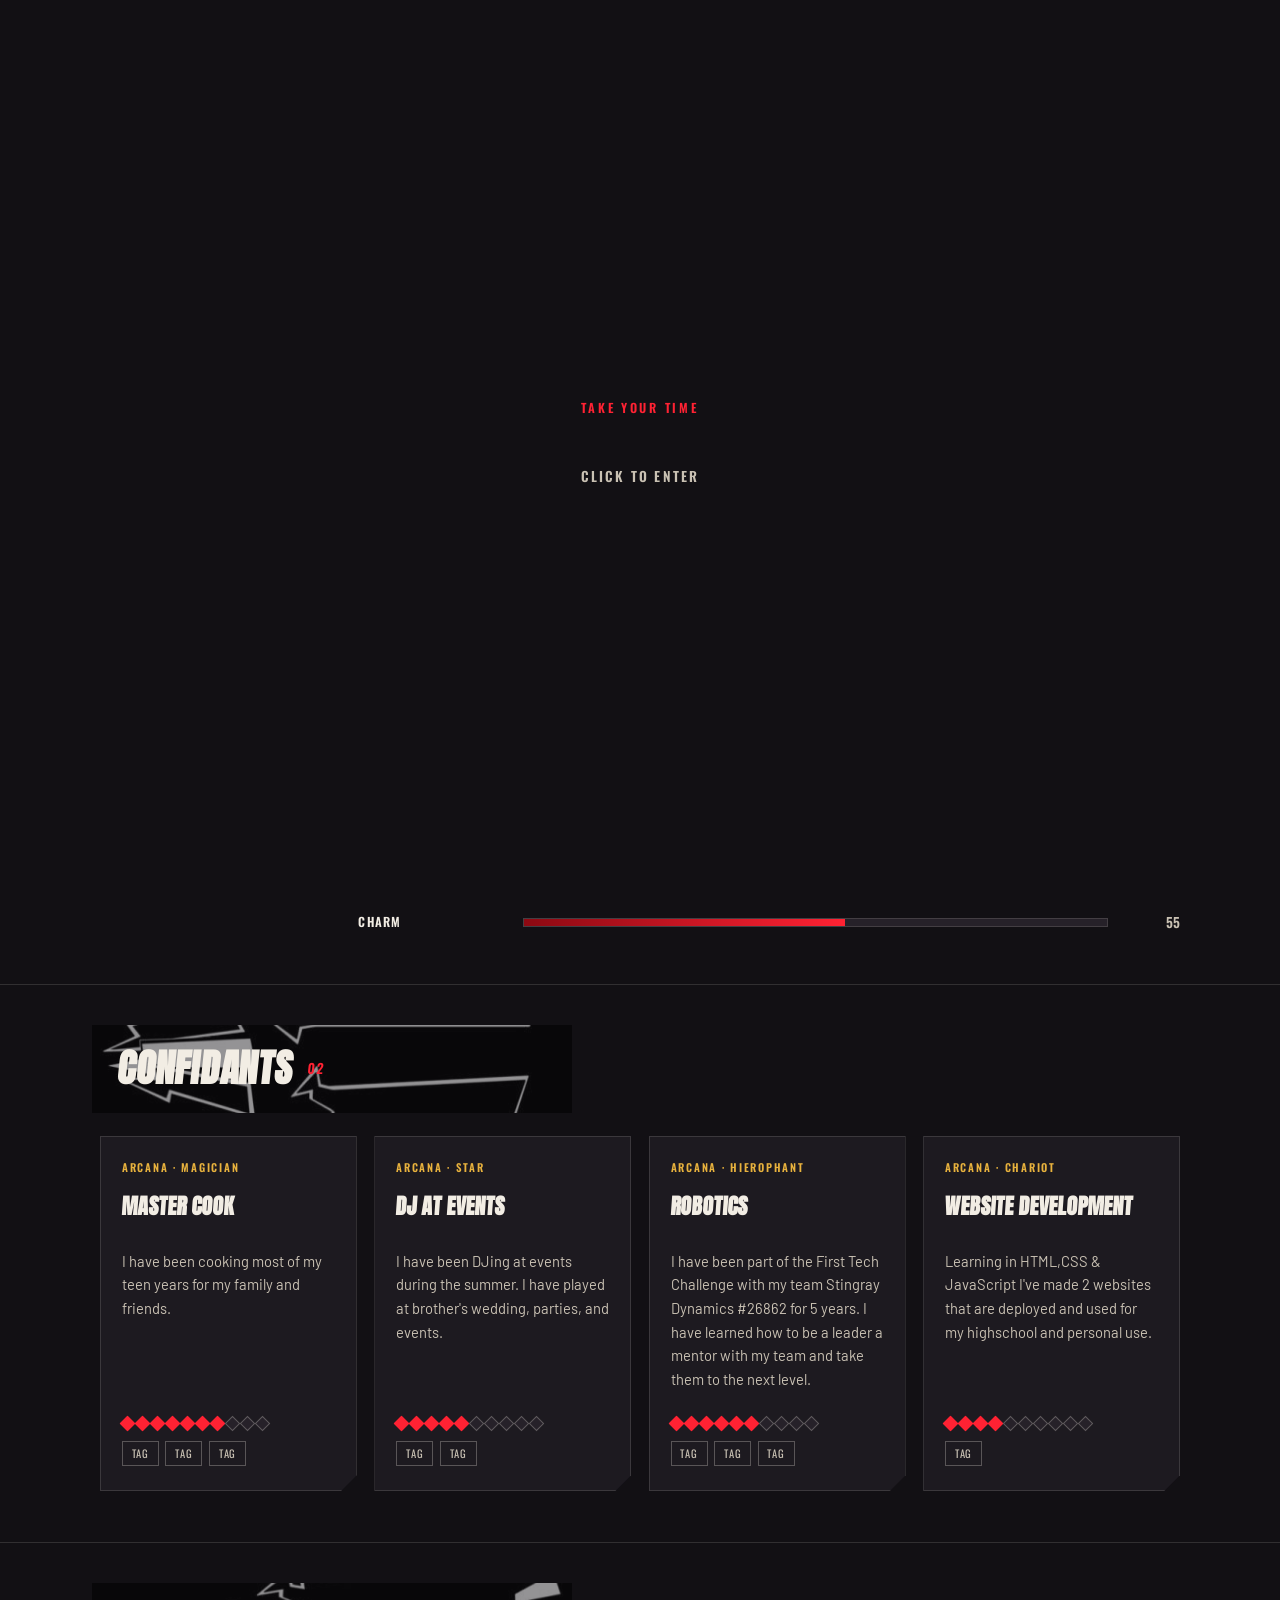
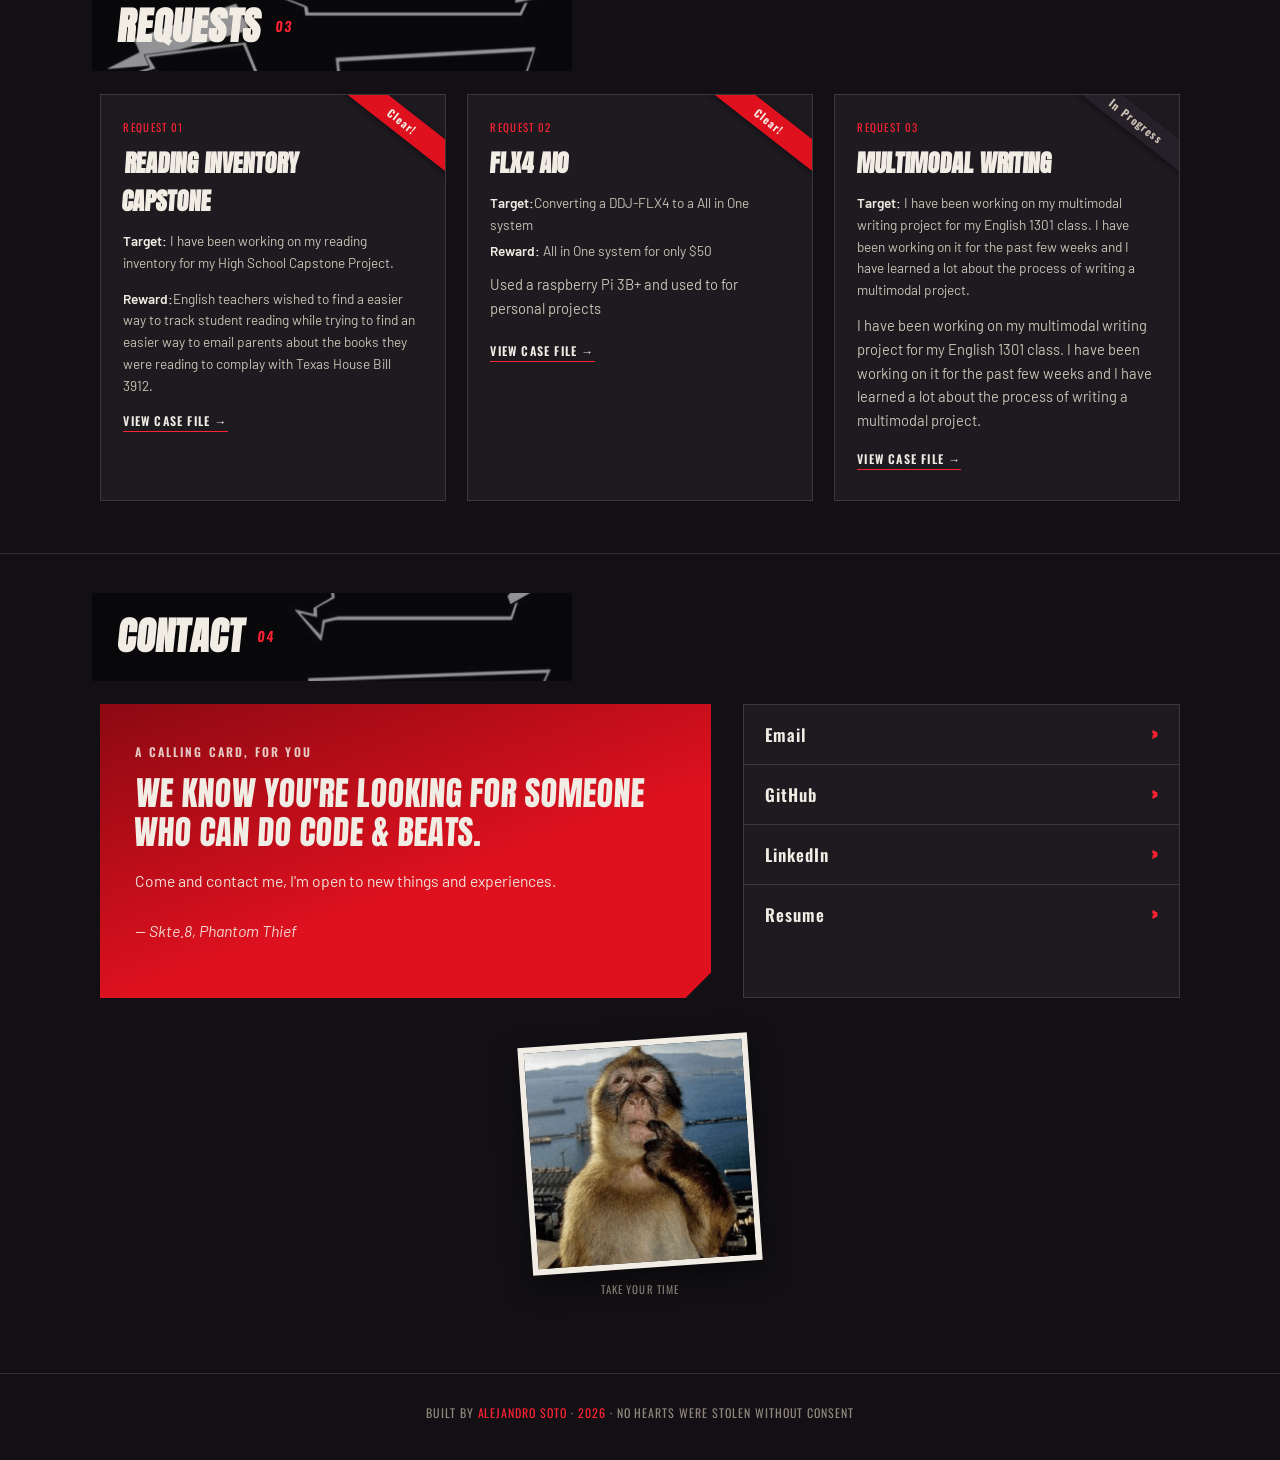
<file: index.html>
<!DOCTYPE html>
<html lang="en">
<head>
<meta charset="UTF-8">
<meta name="viewport" content="width=device-width, initial-scale=1.0">
<title> Alejandro Soto — Phantom Thief Dossier</title>
<link rel="preconnect" href="https://fonts.googleapis.com">
<link href="https://fonts.googleapis.com/css2?family=Anton&family=Oswald:wght@400;500;600;700&family=Barlow:ital,wght@0,400;0,500;0,600;1,500&display=swap" rel="stylesheet">
<link rel="stylesheet" href="css/style.css">
</head>
<body>

<div class="intro-screen" id="intro-screen" role="button" tabindex="0" aria-label="Click to enter site and start music">
  <p class="intro-eyebrow">Take your Time</p>
  <h1 class="intro-title"></h1>
  <p class="intro-prompt">Click to Enter</p>
</div>

<audio id="bg-music" src="assets/audio/Background.mp3" loop preload="auto"></audio>

<div class="app">
  <div class="bg-texture" aria-hidden="true"></div>
  <div class="bg-vignette" aria-hidden="true"></div>

  <header class="hud">
    <div class="hud-left">UTRGV Projects Page · <b id="hud-date">—</b></div>
    <nav class="hud-nav" id="hud-nav">
      <a href="#profile">Profile</a>
      <a href="#confidants">Confidants</a>
      <a href="#requests">Requests</a>
      <a href="#contact">Contact</a>
    </nav>
    <button class="hud-mute" id="hud-mute" aria-label="Mute music" aria-pressed="false">♪</button>
    <button class="hud-toggle" id="hud-toggle" aria-label="Open menu" aria-expanded="false">MENU</button>
  </header>

  <main>
    <section class="hero" id="top">
      <p class="eyebrow">Arcana: Fool — the journey begins</p>
      <h1 class="hero-name">Alex Soto</h1>
      <p class="hero-role">Computer Engineering Student</p>
      <p class="hero-line">I am a computer engineering student at the University of Texas Rio Grande Valley. I am interested in software development and machine learning.</p>
      <div class="hero-actions">
        <a class="btn btn-primary" href="#requests">View Projects</a>
        <a class="btn btn-ghost" href="#contact">Send a Calling Card</a>
      </div>
    </section>

    <section class="panel" id="profile">
      <div class="panel-inner">
        <div class="panel-head">
          <img class="banner" src="assets/img/banner.jpg" alt="" style="object-position:center 15%;">
          <h2>Profile</h2><span class="idx">01</span>
        </div>
        <div class="profile-grid">
          <div class="portrait-frame">
            <svg class="mask-icon" viewBox="0 0 100 70" fill="none" xmlns="http://www.w3.org/2000/svg">
              <path d="M2 30 C2 14 22 6 50 6 C78 6 98 14 98 30 C98 46 80 58 62 52 C56 50 52 44 50 44 C48 44 44 50 38 52 C20 58 2 46 2 30 Z" stroke="#f2ede4" stroke-width="2.5"/>
              <circle cx="27" cy="28" r="7" stroke="#f2ede4" stroke-width="2.5"/>
              <circle cx="73" cy="28" r="7" stroke="#f2ede4" stroke-width="2.5"/>
            </svg>
            <p class="cap">No photo on file<br>— add your own —</p>
          </div>
          <div class="profile-body">
            <p class="bio"> For my project for English 1301 MutiModal Writing, I decided to create a website that would allow me to showcase my projects and skills.</p>
            <div class="stats">
              <div class="stat-row"><span class="stat-name">Knowledge</span><span class="stat-track"><span class="stat-fill" style="--val:78%"></span></span><span class="stat-num">78</span></div>
              <div class="stat-row"><span class="stat-name">Guts</span><span class="stat-track"><span class="stat-fill" style="--val:64%"></span></span><span class="stat-num">64</span></div>
              <div class="stat-row"><span class="stat-name">Proficiency</span><span class="stat-track"><span class="stat-fill" style="--val:88%"></span></span><span class="stat-num">88</span></div>
              <div class="stat-row"><span class="stat-name">Kindness</span><span class="stat-track"><span class="stat-fill" style="--val:70%"></span></span><span class="stat-num">70</span></div>
              <div class="stat-row"><span class="stat-name">Charm</span><span class="stat-track"><span class="stat-fill" style="--val:55%"></span></span><span class="stat-num">55</span></div>
            </div>
          </div>
        </div>
      </div>
    </section>

    <section class="panel" id="confidants">
      <div class="panel-inner">
        <div class="panel-head">
          <img class="banner" src="assets/img/banner.jpg" alt="" style="object-position:center 55%;">
          <h2>Confidants</h2><span class="idx">02</span>
        </div>
        <div class="confidant-grid">
          <article class="confidant-card">
            <span class="confidant-arcana">Arcana · Magician</span>
            <h3 class="confidant-title">Master Cook</h3>
            <p class="confidant-desc">I have been cooking most of my teen years for my family and friends. </p>
            <div class="pips"><span class="pip on"></span><span class="pip on"></span><span class="pip on"></span><span class="pip on"></span><span class="pip on"></span><span class="pip on"></span><span class="pip on"></span><span class="pip"></span><span class="pip"></span><span class="pip"></span></div>
            <div class="tags"><span class="tag">Tag</span><span class="tag">Tag</span><span class="tag">Tag</span></div>
          </article>
          <article class="confidant-card">
            <span class="confidant-arcana">Arcana · Star</span>
            <h3 class="confidant-title">DJ at Events</h3>
            <p class="confidant-desc">I have been DJing at events during the summer. I have played at brother's wedding, parties, and events.</p>
            <div class="pips"><span class="pip on"></span><span class="pip on"></span><span class="pip on"></span><span class="pip on"></span><span class="pip on"></span><span class="pip"></span><span class="pip"></span><span class="pip"></span><span class="pip"></span><span class="pip"></span></div>
            <div class="tags"><span class="tag">Tag</span><span class="tag">Tag</span></div>
          </article>
          <article class="confidant-card">
            <span class="confidant-arcana">Arcana · Hierophant</span>
            <h3 class="confidant-title">Robotics</h3>
            <p class="confidant-desc">I have been part of the First Tech Challenge with my team Stingray Dynamics #26862 for 5 years. I have learned how to be a leader a mentor with my team and take them to the next level.</p>
            <div class="pips"><span class="pip on"></span><span class="pip on"></span><span class="pip on"></span><span class="pip on"></span><span class="pip on"></span><span class="pip on"></span><span class="pip"></span><span class="pip"></span><span class="pip"></span><span class="pip"></span></div>
            <div class="tags"><span class="tag">Tag</span><span class="tag">Tag</span><span class="tag">Tag</span></div>
          </article>
          <article class="confidant-card">
            <span class="confidant-arcana">Arcana · Chariot</span>
            <h3 class="confidant-title">Website development</h3>
            <p class="confidant-desc">Learning in HTML,CSS & JavaScript I've made 2 websites that are deployed and used
              for my highschool and personal use. 
            </p>
            <div class="pips"><span class="pip on"></span><span class="pip on"></span><span class="pip on"></span><span class="pip on"></span><span class="pip"></span><span class="pip"></span><span class="pip"></span><span class="pip"></span><span class="pip"></span><span class="pip"></span></div>
            <div class="tags"><span class="tag">Tag</span></div>
          </article>
        </div>
      </div>
    </section>

    <section class="panel" id="requests">
      <div class="panel-inner">
        <div class="panel-head">
          <img class="banner" src="assets/img/banner.jpg" alt="" style="object-position:center 80%;">
          <h2>Requests</h2><span class="idx">03</span>
        </div>
        <div class="request-board">
          <article class="request-card">
            <span class="request-stamp">Clear!</span>
            <div class="request-meta">Request 01</div>
            <h3 class="request-title">Reading Inventory Capstone</h3>
            <div class="request-row"><b>Target:</b> I have been working on my reading inventory for my High School Capstone Project.</p>
            <div class="request-row"><b>Reward:</b>English teachers wished to find a easier way to track student reading while trying to find an easier way to email parents about the books they were reading to complay with Texas House Bill 3912.</p>
            <a class="request-link" href="https://rwdled.github.io/Reading_Inventory_V2/">View case file →</a>
          </article>
          <article class="request-card">
            <span class="request-stamp">Clear!</span>
            <div class="request-meta">Request 02</div>
            <h3 class="request-title">FLX4 AIO </h3>
            <div class="request-row"><b>Target:</b>Converting a DDJ-FLX4 to a All in One system</div>
            <div class="request-row"><b>Reward:</b> All in One system for only $50</div>
            <p class="request-desc">Used a raspberry Pi 3B+ and used to for personal projects</p>
            <a class="request-link" href="#">View case file →</a>
          </article>
          <article class="request-card">
            <span class="request-stamp" style="background:var(--panel-raised);color:var(--paper-dim);">In Progress</span>
            <div class="request-meta">Request 03</div>
            <h3 class="request-title">Multimodal Writing</h3>
            <div class="request-row"><b>Target:</b> I have been working on my multimodal writing project for my English 1301 class. I have been working on it for the past few weeks and I have learned a lot about the process of writing a multimodal project.</p>
            <p class="request-desc">I have been working on my multimodal writing project for my English 1301 class. I have been working on it for the past few weeks and I have learned a lot about the process of writing a multimodal project.</p>
            <a class="request-link" href="case-files/multimodal-writing.html">View case file →</a>
          </article>
        </div>
      </div>
    </section>

    <section class="panel contact" id="contact">
      <div class="panel-inner">
        <div class="panel-head">
          <img class="banner" src="assets/img/banner.jpg" alt="" style="object-position:center 35%;">
          <h2>Contact</h2><span class="idx">04</span>
        </div>
        <div class="card-wrap">
          <div class="calling-card">
            <div class="calling-kicker">A calling card, for you</div>
            <div class="calling-headline">We know you're looking for someone who can do code & beats.</div>
            <p class="calling-body">Come and contact me, I'm open to new things and experiences.</p>
            <p class="calling-sign">— Skte.8, Phantom Thief</p>
          </div>
          <div class="link-panel">
            <a class="link-row" href="mailto:you@example.com"><span>Email</span><span class="arrow">›</span></a>
            <a class="link-row" href="#"><span>GitHub</span><span class="arrow">›</span></a>
            <a class="link-row" href="#"><span>LinkedIn</span><span class="arrow">›</span></a>
            <a class="link-row" href="#"><span>Resume</span><span class="arrow">›</span></a>
          </div>
        </div>
        <div class="sticker-wrap">
          <img class="sticker-sheet" src="assets/img/tenor.gif" alt="Persona 5 style sticker sheet, decorative">
        </div>
        <p class="sticker-note">Take your time</p>
      </div>
    </section>
  </main>

  <footer class="site-footer">Built by <span>Alejandro Soto</span> · <span id="hud-year"></span> · No hearts were stolen without consent</footer>
</div>

<script src="js/main.js" defer></script>
</body>
</html>
</file>
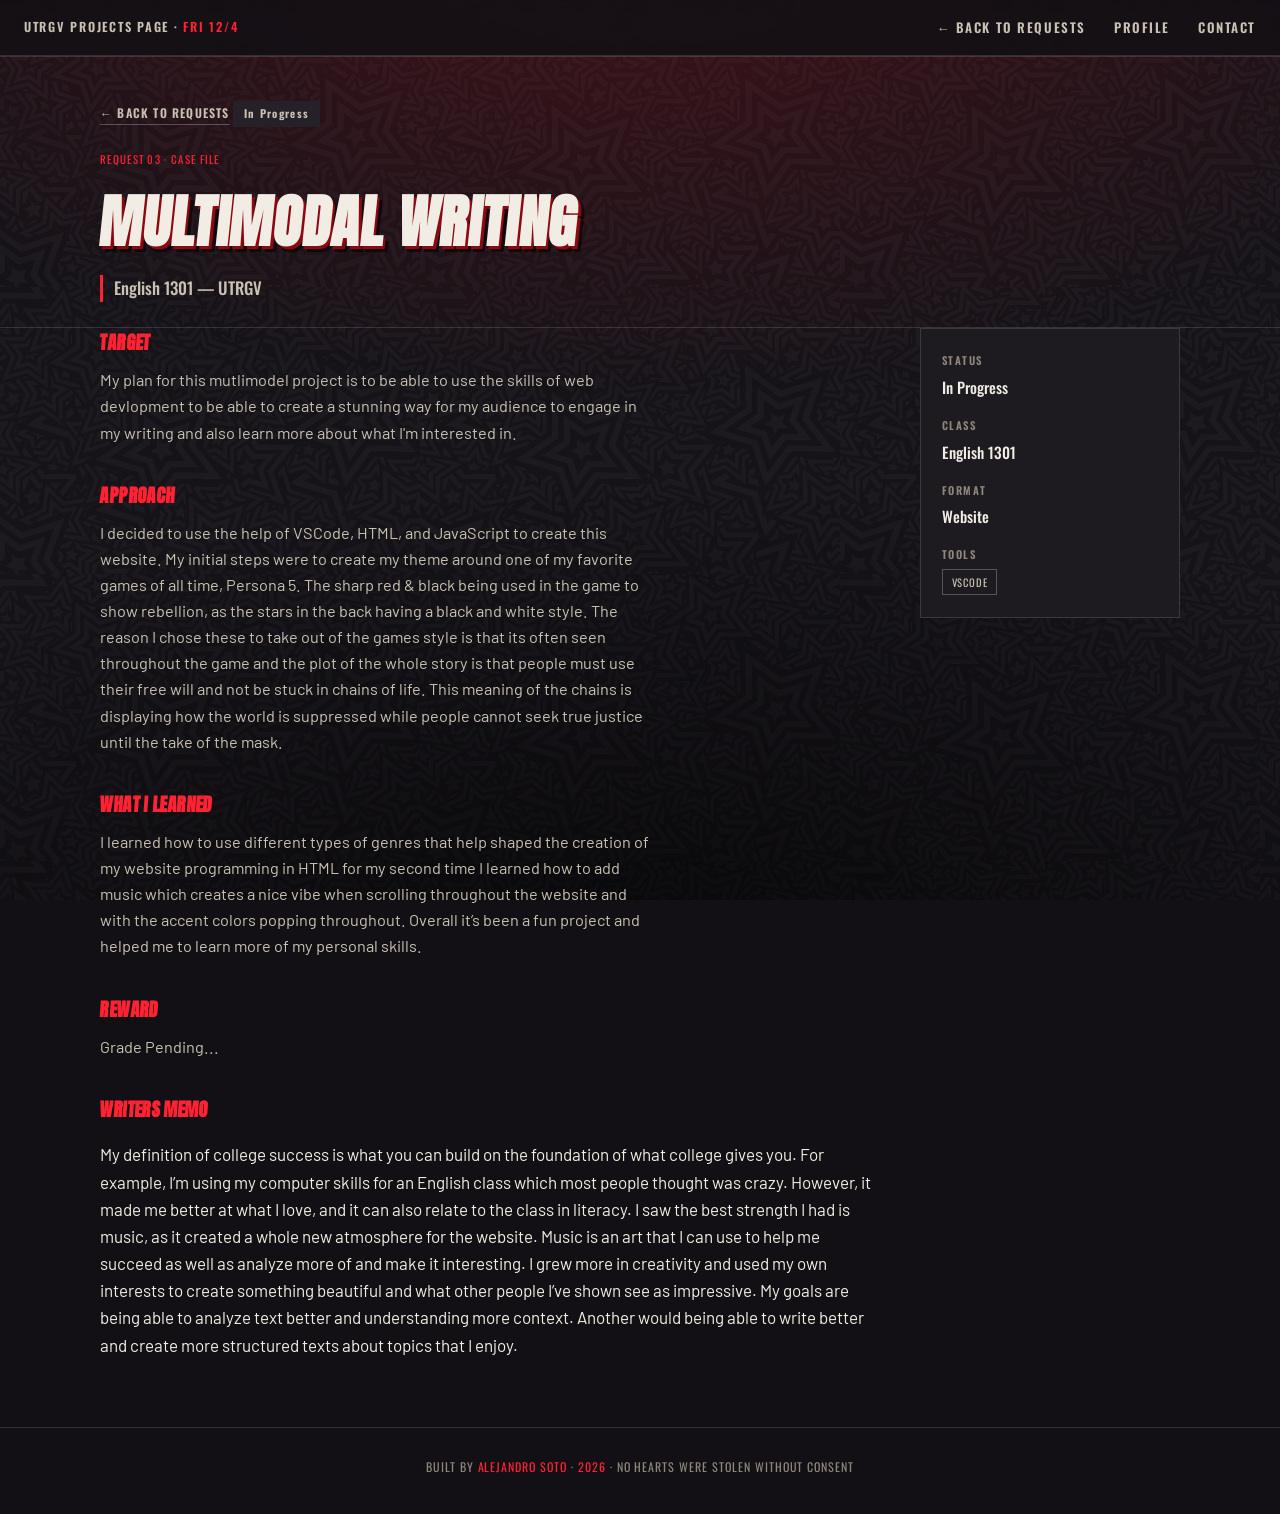
<file: case-files/multimodal-writing.html>
<!DOCTYPE html>
<html lang="en">
<head>
<meta charset="UTF-8">
<meta name="viewport" content="width=device-width, initial-scale=1.0">
<title>Case File: Multimodal Writing — Alex Soto</title>
<link rel="preconnect" href="https://fonts.googleapis.com">
<link href="https://fonts.googleapis.com/css2?family=Anton&family=Oswald:wght@400;500;600;700&family=Barlow:ital,wght@0,400;0,500;0,600;1,500&display=swap" rel="stylesheet">
<link rel="stylesheet" href="../css/style.css">
<link rel="stylesheet" href="../css/case-file.css">
</head>
<body>

<div class="app">
  <div class="bg-texture" aria-hidden="true"></div>
  <div class="bg-vignette" aria-hidden="true"></div>

  <header class="hud">
    <div class="hud-left">UTRGV Projects Page · <b id="hud-date">—</b></div>
    <nav class="hud-nav" id="hud-nav">
      <a href="../index.html#requests">← Back to Requests</a>
      <a href="../index.html#profile">Profile</a>
      <a href="../index.html#contact">Contact</a>
    </nav>
    <button class="hud-toggle" id="hud-toggle" aria-label="Open menu" aria-expanded="false">MENU</button>
  </header>

  <main>
    <section class="panel case-hero">
      <div class="panel-inner">
        <a class="back-link" href="../index.html#requests">← Back to Requests</a>
        <span class="request-stamp case-stamp" style="background:var(--panel-raised);color:var(--paper-dim);">In Progress</span>
        <div class="request-meta">Request 03 · Case File</div>
        <h1 class="case-title">Multimodal Writing</h1>
        <p class="case-sub">English 1301 — UTRGV</p>
      </div>
    </section>

    <section class="panel case-body">
      <div class="panel-inner">
        <div class="case-grid">
          <div class="case-main">
            <h2 class="case-h2">Target</h2>
            <p class="case-text">My plan for this mutlimodel project is to be able to use the skills of web devlopment to be able to create a stunning way for my audience to engage in my writing and 
              also learn more about what I'm interested in.  
            </p>

            <h2 class="case-h2">Approach</h2>
            <p class="case-text">I decided to use the help of VSCode, HTML, and JavaScript to create this website. My initial steps were to create my theme around one of my favorite games of all time, Persona 5. The sharp red & black being used in the game to show rebellion, as the stars in the back having a black and white style. 
              The reason I chose these to take out of the games style is that its often seen throughout the game and the plot of the whole story is that people must use their free will and not be stuck in chains of life. This meaning of the chains is displaying how the world is suppressed while people cannot seek true justice until the take of the mask. 
            </p>

            <h2 class="case-h2">What I Learned</h2>
            <p class="case-text">I learned how to use different types of genres that help shaped the creation of my website programming in HTML for my second time I learned how to add music which creates a nice vibe when scrolling throughout the website and with the accent colors popping throughout. Overall it’s been a fun project and helped me to learn more of my personal skills.</p>

            <h2 class="case-h2">Reward</h2>
            <p class="case-text">Grade Pending...</p>

            <h2 class="case-h2">Writers Memo</h2>
            <p class="cass-text"> My definition of college success is what you can build on the foundation of what college gives you. For example, I’m using my computer skills for an English class which most people thought was crazy. However, it made me better at what I love, and it can also relate to the class in literacy. I saw the best strength I had is music, as it created a whole new atmosphere for the website. Music is an art that I can use to help me succeed as well as analyze more of and make it interesting. I grew more in creativity and used my own interests to create something beautiful and what other people I’ve shown see as impressive. My goals are being able to analyze text better and understanding more context. Another would being able to write better and create more structured texts about topics that I enjoy. </p>
          </div>

          <aside class="case-side">
            <div class="case-side-block">
              <span class="case-side-label">Status</span>
              <span class="case-side-value">In Progress</span>
            </div>
            <div class="case-side-block">
              <span class="case-side-label">Class</span>
              <span class="case-side-value">English 1301</span>
            </div>
            <div class="case-side-block">
              <span class="case-side-label">Format</span>
              <span class="case-side-value">Website</span>
            </div>
            <div class="case-side-block">
              <span class="case-side-label">Tools</span>
              <div class="tags">
                <span class="tag">VSCode</span>
                
              </div>
            </div>
          </aside>
        </div>
      </div>
    </section>
  </main>

  <footer class="site-footer">Built by <span>Alejandro Soto</span> · <span id="hud-year"></span> · No hearts were stolen without consent</footer>
</div>

<script src="../js/main.js" defer></script>
</body>
</html>
</file>
<file: css/style.css>
:root{
  --ink:#121014;
  --panel:#1d1a20;
  --panel-raised:#262129;
  --red:#e0111f;
  --red-deep:#8c0912;
  --red-bright:#ff2233;
  --paper:#f2ede4;
  --paper-dim:#c9c1b3;
  --paper-faint:#8f877c;
  --gold:#e8b23d;
  --line:rgba(242,237,228,0.14);
  --line-strong:rgba(242,237,228,0.28);
}
*,*::before,*::after{ box-sizing:border-box; }
html{ scroll-behavior:smooth; }
@media (prefers-reduced-motion:reduce){ html{ scroll-behavior:auto; } }
body{
  margin:0;
  background:var(--ink);
  color:var(--paper);
  font-family:'Barlow',system-ui,sans-serif;
  font-size:17px;
  line-height:1.6;
  -webkit-font-smoothing:antialiased;
}
body.intro-lock{ overflow:hidden; height:100vh; }
h1,h2,h3{ text-wrap:balance; margin:0; }
a{ color:inherit; }
img{ max-width:100%; display:block; }

.app{ position:relative; }
.bg-texture{
  position:fixed; inset:0; z-index:0;
  background-image:url("../assets/img/back.png");
  background-size:420px; background-repeat:repeat;
  opacity:0.16; mix-blend-mode:screen;
  pointer-events:none;
}
.bg-vignette{
  position:fixed; inset:0; z-index:0; pointer-events:none;
  background:
    radial-gradient(120% 90% at 50% -10%, rgba(224,17,31,0.22), transparent 60%),
    radial-gradient(140% 100% at 50% 110%, rgba(0,0,0,0.65), transparent 55%);
}

/* ---------- HUD header ---------- */
.hud{
  position:sticky; top:0; z-index:40;
  display:flex; align-items:center; justify-content:space-between;
  gap:1rem;
  padding:.85rem 1.5rem;
  background:rgba(18,16,20,0.86);
  backdrop-filter:blur(6px);
  border-bottom:1px solid var(--line);
}
.hud-left{
  font-family:'Oswald',sans-serif; font-weight:600;
  font-size:.78rem; letter-spacing:.14em; text-transform:uppercase;
  color:var(--paper-dim); white-space:nowrap;
}
.hud-left b{ color:var(--red-bright); font-weight:600; }
.hud-nav{ display:flex; gap:1.75rem; }
.hud-nav a{
  font-family:'Oswald',sans-serif; font-weight:600; font-size:.82rem;
  letter-spacing:.12em; text-transform:uppercase;
  text-decoration:none; color:var(--paper-dim);
  position:relative; padding:.2rem 0; transition:color .15s ease;
}
.hud-nav a::after{
  content:""; position:absolute; left:0; right:100%; bottom:-4px; height:2px;
  background:var(--red-bright); transition:right .18s ease;
}
.hud-nav a:hover, .hud-nav a.active{ color:var(--paper); }
.hud-nav a:hover::after, .hud-nav a.active::after{ right:0; }
.hud-mute{
  display:inline-flex; align-items:center; justify-content:center;
  width:34px; height:34px; flex:none;
  background:none; border:1px solid var(--line-strong); color:var(--paper-dim);
  font-size:1rem; line-height:1; cursor:pointer;
  transition:color .15s ease, border-color .15s ease;
}
.hud-mute:hover{ color:var(--paper); border-color:var(--red-bright); }
.hud-mute[aria-pressed="true"]{ color:var(--paper-faint); }
.hud-mute[aria-pressed="true"]::after{ content:"\00d7"; margin-left:2px; }
.hud-toggle{ display:none; }

/* ---------- Intro / title screen ---------- */
.intro-screen{
  position:fixed; inset:0; z-index:100;
  display:flex; flex-direction:column; align-items:center; justify-content:center; gap:.6rem;
  background:var(--ink); cursor:pointer;
  transition:opacity .6s ease;
}
.intro-screen.is-hidden{ opacity:0; pointer-events:none; }
.intro-eyebrow{
  font-family:'Oswald',sans-serif; font-weight:600; font-size:.78rem;
  letter-spacing:.22em; text-transform:uppercase; color:var(--red-bright); margin:0;
}
.intro-title{
  font-family:'Anton',sans-serif; font-size:clamp(2.6rem,10vw,5.5rem); text-transform:uppercase;
  letter-spacing:.01em; transform:skewX(-6deg); color:var(--paper); margin:.2rem 0;
  text-shadow:3px 3px 0 var(--red-deep), 6px 6px 0 rgba(0,0,0,.55);
}
.intro-prompt{
  font-family:'Oswald',sans-serif; font-weight:600; font-size:.85rem;
  letter-spacing:.16em; text-transform:uppercase; color:var(--paper-dim);
  margin-top:1.4rem; animation:intro-pulse 1.6s ease-in-out infinite;
}
@keyframes intro-pulse{ 0%,100%{ opacity:.5; } 50%{ opacity:1; } }
@media (prefers-reduced-motion:reduce){ .intro-prompt{ animation:none; } }

@media (max-width:760px){
  .hud-nav{
    position:fixed; inset:56px 0 auto 0; flex-direction:column; gap:0;
    background:rgba(15,13,16,0.98); border-bottom:1px solid var(--line);
    padding:.5rem 1.5rem 1rem; transform:translateY(-8px); opacity:0; pointer-events:none;
    transition:opacity .15s ease, transform .15s ease;
  }
  .hud-nav.open{ opacity:1; transform:translateY(0); pointer-events:auto; }
  .hud-nav a{ padding:.7rem 0; border-bottom:1px solid var(--line); }
  .hud-toggle{
    display:inline-flex; align-items:center; gap:.4rem;
    background:none; border:1px solid var(--line-strong); color:var(--paper);
    font-family:'Oswald',sans-serif; font-weight:600; font-size:.72rem;
    letter-spacing:.14em; padding:.4rem .7rem; cursor:pointer;
  }
}

main{ position:relative; z-index:1; }

.wrap{ max-width:1080px; margin:0 auto; padding:0 1.5rem; }

/* ---------- Hero ---------- */
.hero{ padding:4.5rem 1.5rem 3.5rem; max-width:900px; margin:0 auto; text-align:left; }
.eyebrow{
  font-family:'Oswald',sans-serif; font-weight:600; font-size:.78rem;
  letter-spacing:.22em; text-transform:uppercase; color:var(--red-bright);
  margin:0 0 1.1rem; display:inline-flex; align-items:center; gap:.6rem;
}
.eyebrow::before{ content:""; width:22px; height:2px; background:var(--red-bright); }
.hero-name{
  font-family:'Anton',sans-serif; font-weight:400;
  font-size:clamp(2.8rem,9vw,6rem); line-height:.92;
  text-transform:uppercase; letter-spacing:.01em;
  transform:skewX(-6deg);
  color:var(--paper);
  text-shadow:
    3px 3px 0 var(--red-deep),
    6px 6px 0 rgba(0,0,0,.55);
  margin:0 0 .3rem;
  animation:hero-in .55s cubic-bezier(.2,.8,.3,1) both;
}
@keyframes hero-in{ from{ opacity:0; transform:skewX(-6deg) translateX(-18px);} to{ opacity:1; transform:skewX(-6deg) translateX(0);} }
@media (prefers-reduced-motion:reduce){ .hero-name{ animation:none; } }
.hero-role{
  font-family:'Oswald',sans-serif; font-weight:500; font-size:clamp(1.1rem,2.6vw,1.5rem);
  letter-spacing:.03em; color:var(--paper); margin:.2rem 0 1.1rem;
  border-left:3px solid var(--red-bright); padding-left:.7rem;
}
.hero-line{ max-width:60ch; color:var(--paper-dim); font-size:1.05rem; margin:0 0 2rem; }
.hero-actions{ display:flex; flex-wrap:wrap; gap:.9rem; }

.btn{
  font-family:'Oswald',sans-serif; font-weight:600; font-size:.82rem;
  letter-spacing:.1em; text-transform:uppercase; text-decoration:none;
  padding:.85rem 1.5rem; display:inline-block;
  clip-path:polygon(10px 0,100% 0,calc(100% - 10px) 100%,0 100%);
  transition:transform .12s ease, filter .12s ease;
}
.btn:hover{ transform:translateY(-2px); }
.btn:focus-visible{ outline:2px solid var(--gold); outline-offset:3px; }
.btn-primary{ background:var(--red); color:var(--paper); }
.btn-primary:hover{ filter:brightness(1.12); }
.btn-ghost{ background:transparent; color:var(--paper); border:1px solid var(--line-strong); }
.btn-ghost:hover{ border-color:var(--red-bright); color:var(--red-bright); }

/* ---------- Section chrome ---------- */
.panel{ padding:3.2rem 1.5rem; border-top:1px solid var(--line); }
.panel-inner{ max-width:1080px; margin:0 auto; }
.panel-head{ position:relative; margin-bottom:2.2rem; height:64px; display:flex; align-items:center; }
.banner{
  position:absolute; left:-8px; top:50%; transform:translateY(-50%);
  height:88px; width:min(480px,90vw); object-fit:cover;
  mix-blend-mode:screen; opacity:.55; pointer-events:none;
}
.panel-head h2{
  position:relative; font-family:'Anton',sans-serif; font-size:clamp(1.6rem,4vw,2.4rem);
  text-transform:uppercase; letter-spacing:.02em; transform:skewX(-6deg);
  color:var(--paper); padding-left:1.1rem;
}
.panel-head .idx{
  font-family:'Oswald',sans-serif; font-weight:600; color:var(--red-bright);
  font-size:.85rem; letter-spacing:.1em; margin-left:.9rem; transform:skewX(-6deg);
}

/* ---------- Profile ---------- */
.profile-grid{ display:grid; grid-template-columns:220px 1fr; gap:2.4rem; align-items:start; }
@media (max-width:700px){ .profile-grid{ grid-template-columns:1fr; } }
.portrait-frame{
  background:var(--panel); border:1px solid var(--line-strong);
  clip-path:polygon(0 14px,14px 0,100% 0,100% calc(100% - 14px),calc(100% - 14px) 100%,0 100%);
  padding:1.6rem 1rem 1.2rem; text-align:center;
}
.mask-icon{ width:74px; height:auto; margin:0 auto .9rem; opacity:.85; }
.portrait-frame .cap{
  font-family:'Oswald',sans-serif; font-size:.68rem; letter-spacing:.14em;
  text-transform:uppercase; color:var(--paper-faint);
}
.bio{ color:var(--paper-dim); max-width:62ch; margin:0 0 1.8rem; font-size:1.02rem; }
.bio em{ color:var(--paper); font-style:normal; border-bottom:1px dashed var(--line-strong); }

.stats{ display:flex; flex-direction:column; gap:1.1rem; }
.stat-row{ display:grid; grid-template-columns:150px 1fr 3.6rem; align-items:center; gap:.9rem; }
@media (max-width:560px){ .stat-row{ grid-template-columns:110px 1fr 3rem; } }
.stat-name{
  font-family:'Oswald',sans-serif; font-weight:600; font-size:.78rem;
  letter-spacing:.1em; text-transform:uppercase; color:var(--paper);
}
.stat-track{ height:9px; background:var(--panel-raised); border:1px solid var(--line); position:relative; }
.stat-fill{
  position:absolute; inset:0; width:var(--val); background:linear-gradient(90deg,var(--red-deep),var(--red-bright));
  animation:fill-in 1s cubic-bezier(.2,.7,.2,1) both;
}
@keyframes fill-in{ from{ transform:scaleX(0); transform-origin:left; } to{ transform:scaleX(1); transform-origin:left; } }
@media (prefers-reduced-motion:reduce){ .stat-fill{ animation:none; } }
.stat-num{ font-family:'Oswald',sans-serif; font-weight:600; font-size:.85rem; color:var(--paper-dim); text-align:right; font-variant-numeric:tabular-nums; }

/* ---------- Confidants ---------- */
.confidant-grid{ display:grid; grid-template-columns:repeat(auto-fit,minmax(230px,1fr)); gap:1.1rem; }
.confidant-card{
  background:var(--panel); border:1px solid var(--line); padding:1.4rem 1.3rem 1.5rem;
  clip-path:polygon(0 0,100% 0,100% calc(100% - 16px),calc(100% - 16px) 100%,0 100%);
  display:flex; flex-direction:column; gap:.75rem; transition:border-color .15s ease, transform .15s ease;
}
.confidant-card:hover{ border-color:var(--red-bright); transform:translateY(-3px); }
.confidant-arcana{
  font-family:'Oswald',sans-serif; font-weight:600; font-size:.68rem;
  letter-spacing:.16em; text-transform:uppercase; color:var(--gold);
}
.confidant-title{ font-family:'Anton',sans-serif; font-size:1.35rem; text-transform:uppercase; transform:skewX(-4deg); }
.confidant-desc{ color:var(--paper-dim); font-size:.92rem; flex:1; }
.pips{ display:flex; gap:4px; }
.pip{ width:11px; height:11px; background:var(--panel-raised); border:1px solid var(--line-strong); transform:rotate(45deg); }
.pip.on{ background:var(--red-bright); border-color:var(--red-bright); }
.tags{ display:flex; flex-wrap:wrap; gap:.4rem; }
.tag{
  font-family:'Oswald',sans-serif; font-size:.66rem; letter-spacing:.08em; text-transform:uppercase;
  color:var(--paper-dim); border:1px solid var(--line-strong); padding:.2rem .55rem;
}

/* ---------- Requests ---------- */
.request-board{ display:grid; grid-template-columns:repeat(auto-fit,minmax(260px,1fr)); gap:1.3rem; }
.request-card{
  position:relative; background:var(--panel); border:1px solid var(--line);
  padding:1.5rem 1.4rem 1.6rem; overflow:hidden;
}
.request-stamp{
  position:absolute; top:14px; right:-32px; width:150px; text-align:center;
  background:var(--red); color:var(--paper); transform:rotate(38deg);
  font-family:'Oswald',sans-serif; font-weight:700; font-size:.68rem; letter-spacing:.12em;
  padding:.25rem 0; box-shadow:0 2px 6px rgba(0,0,0,.4);
}
.request-meta{ font-family:'Oswald',sans-serif; font-size:.68rem; letter-spacing:.12em; text-transform:uppercase; color:var(--red-bright); margin-bottom:.5rem; }
.request-title{ font-family:'Anton',sans-serif; font-size:1.5rem; text-transform:uppercase; transform:skewX(-4deg); margin-bottom:.6rem; max-width:80%; }
.request-row{ font-size:.85rem; color:var(--paper-dim); margin-bottom:.3rem; }
.request-row b{ color:var(--paper); font-weight:600; }
.request-desc{ color:var(--paper-dim); font-size:.92rem; margin:.7rem 0 1rem; }
.request-link{
  font-family:'Oswald',sans-serif; font-weight:600; font-size:.75rem; letter-spacing:.1em;
  text-transform:uppercase; text-decoration:none; color:var(--paper);
  border-bottom:1px solid var(--red-bright); padding-bottom:2px;
}

/* ---------- Contact ---------- */
.contact{ padding-bottom:4rem; }
.card-wrap{ display:grid; grid-template-columns:1.4fr 1fr; gap:2rem; align-items:stretch; }
@media (max-width:760px){ .card-wrap{ grid-template-columns:1fr; } }
.calling-card{
  background:linear-gradient(160deg,var(--red-deep),var(--red) 60%);
  color:var(--paper); padding:2.4rem 2.2rem;
  clip-path:polygon(0 0,100% 0,100% calc(100% - 26px),calc(100% - 26px) 100%,0 100%);
  position:relative;
}
.calling-kicker{ font-family:'Oswald',sans-serif; font-weight:600; letter-spacing:.18em; font-size:.75rem; text-transform:uppercase; opacity:.85; margin-bottom:.8rem; }
.calling-headline{ font-family:'Anton',sans-serif; font-size:clamp(1.5rem,3.6vw,2.1rem); text-transform:uppercase; line-height:1.15; transform:skewX(-3deg); margin-bottom:1rem; }
.calling-body{ font-size:.98rem; max-width:52ch; opacity:.95; margin-bottom:1.6rem; }
.calling-sign{ font-family:'Barlow',sans-serif; font-style:italic; font-size:1rem; opacity:.9; }

.link-panel{ background:var(--panel); border:1px solid var(--line); display:flex; flex-direction:column; }
.link-row{
  display:flex; align-items:center; justify-content:space-between;
  padding:1rem 1.3rem; border-bottom:1px solid var(--line); text-decoration:none; color:var(--paper);
  font-family:'Oswald',sans-serif; font-weight:600; letter-spacing:.06em; transition:background .12s ease, padding-left .12s ease;
}
.link-row:last-child{ border-bottom:none; }
.link-row:hover{ background:var(--panel-raised); padding-left:1.6rem; }
.link-row .arrow{ color:var(--red-bright); font-family:'Anton',sans-serif; }

.sticker-wrap{ position:relative; margin-top:2.6rem; display:flex; justify-content:center; }
.sticker-sheet{
  width:min(230px,70vw); border:6px solid var(--paper); box-shadow:0 10px 26px rgba(0,0,0,.5);
  transform:rotate(-4deg);
}
.sticker-note{
  text-align:center; font-family:'Oswald',sans-serif; font-size:.68rem; letter-spacing:.1em;
  text-transform:uppercase; color:var(--paper-faint); margin-top:.8rem;
}

.site-footer{
  border-top:1px solid var(--line); padding:1.8rem 1.5rem 2.4rem; text-align:center;
  font-family:'Oswald',sans-serif; font-size:.75rem; letter-spacing:.08em; color:var(--paper-faint);
  text-transform:uppercase;
}
.site-footer span{ color:var(--red-bright); }
</file>
<file: css/case-file.css>
/* ---------- Case File page ---------- */
.case-hero{ padding-top:2.6rem; padding-bottom:1.6rem; }
.back-link{
  display:inline-block; font-family:'Oswald',sans-serif; font-weight:600; font-size:.75rem;
  letter-spacing:.1em; text-transform:uppercase; text-decoration:none; color:var(--paper-dim);
  border-bottom:1px solid var(--line-strong); padding-bottom:2px; margin-bottom:1.6rem;
  transition:color .15s ease, border-color .15s ease;
}
.back-link:hover{ color:var(--red-bright); border-color:var(--red-bright); }
.case-stamp{ position:static; transform:rotate(0); width:auto; display:inline-block; padding:.25rem .7rem; margin-bottom:.9rem; box-shadow:none; }
.case-title{
  font-family:'Anton',sans-serif; font-size:clamp(2.2rem,6vw,3.6rem); text-transform:uppercase;
  letter-spacing:.01em; transform:skewX(-6deg); color:var(--paper); margin:.3rem 0 .4rem;
  text-shadow:3px 3px 0 var(--red-deep), 6px 6px 0 rgba(0,0,0,.55);
}
.case-sub{ font-family:'Oswald',sans-serif; font-weight:500; font-size:1.05rem; color:var(--paper-dim); border-left:3px solid var(--red-bright); padding-left:.7rem; margin:0; }

.case-body{ padding-top:0; }
.case-grid{ display:grid; grid-template-columns:1fr 260px; gap:2.6rem; align-items:start; }
@media (max-width:760px){ .case-grid{ grid-template-columns:1fr; } }
.case-h2{
  font-family:'Anton',sans-serif; font-size:1.15rem; text-transform:uppercase; letter-spacing:.02em;
  color:var(--red-bright); transform:skewX(-4deg); margin:2.2rem 0 .6rem;
}
.case-main .case-h2:first-child{ margin-top:0; }
.case-text{ color:var(--paper-dim); font-size:1.02rem; max-width:62ch; margin:0; }

.case-side{ background:var(--panel); border:1px solid var(--line); padding:1.4rem 1.3rem; display:flex; flex-direction:column; gap:1.1rem; }
.case-side-block{ display:flex; flex-direction:column; gap:.35rem; }
.case-side-label{ font-family:'Oswald',sans-serif; font-weight:600; font-size:.68rem; letter-spacing:.14em; text-transform:uppercase; color:var(--paper-faint); }
.case-side-value{ font-family:'Oswald',sans-serif; font-weight:500; font-size:.95rem; color:var(--paper); }
.case-side .tags{ display:flex; flex-wrap:wrap; gap:.4rem; }
</file>
